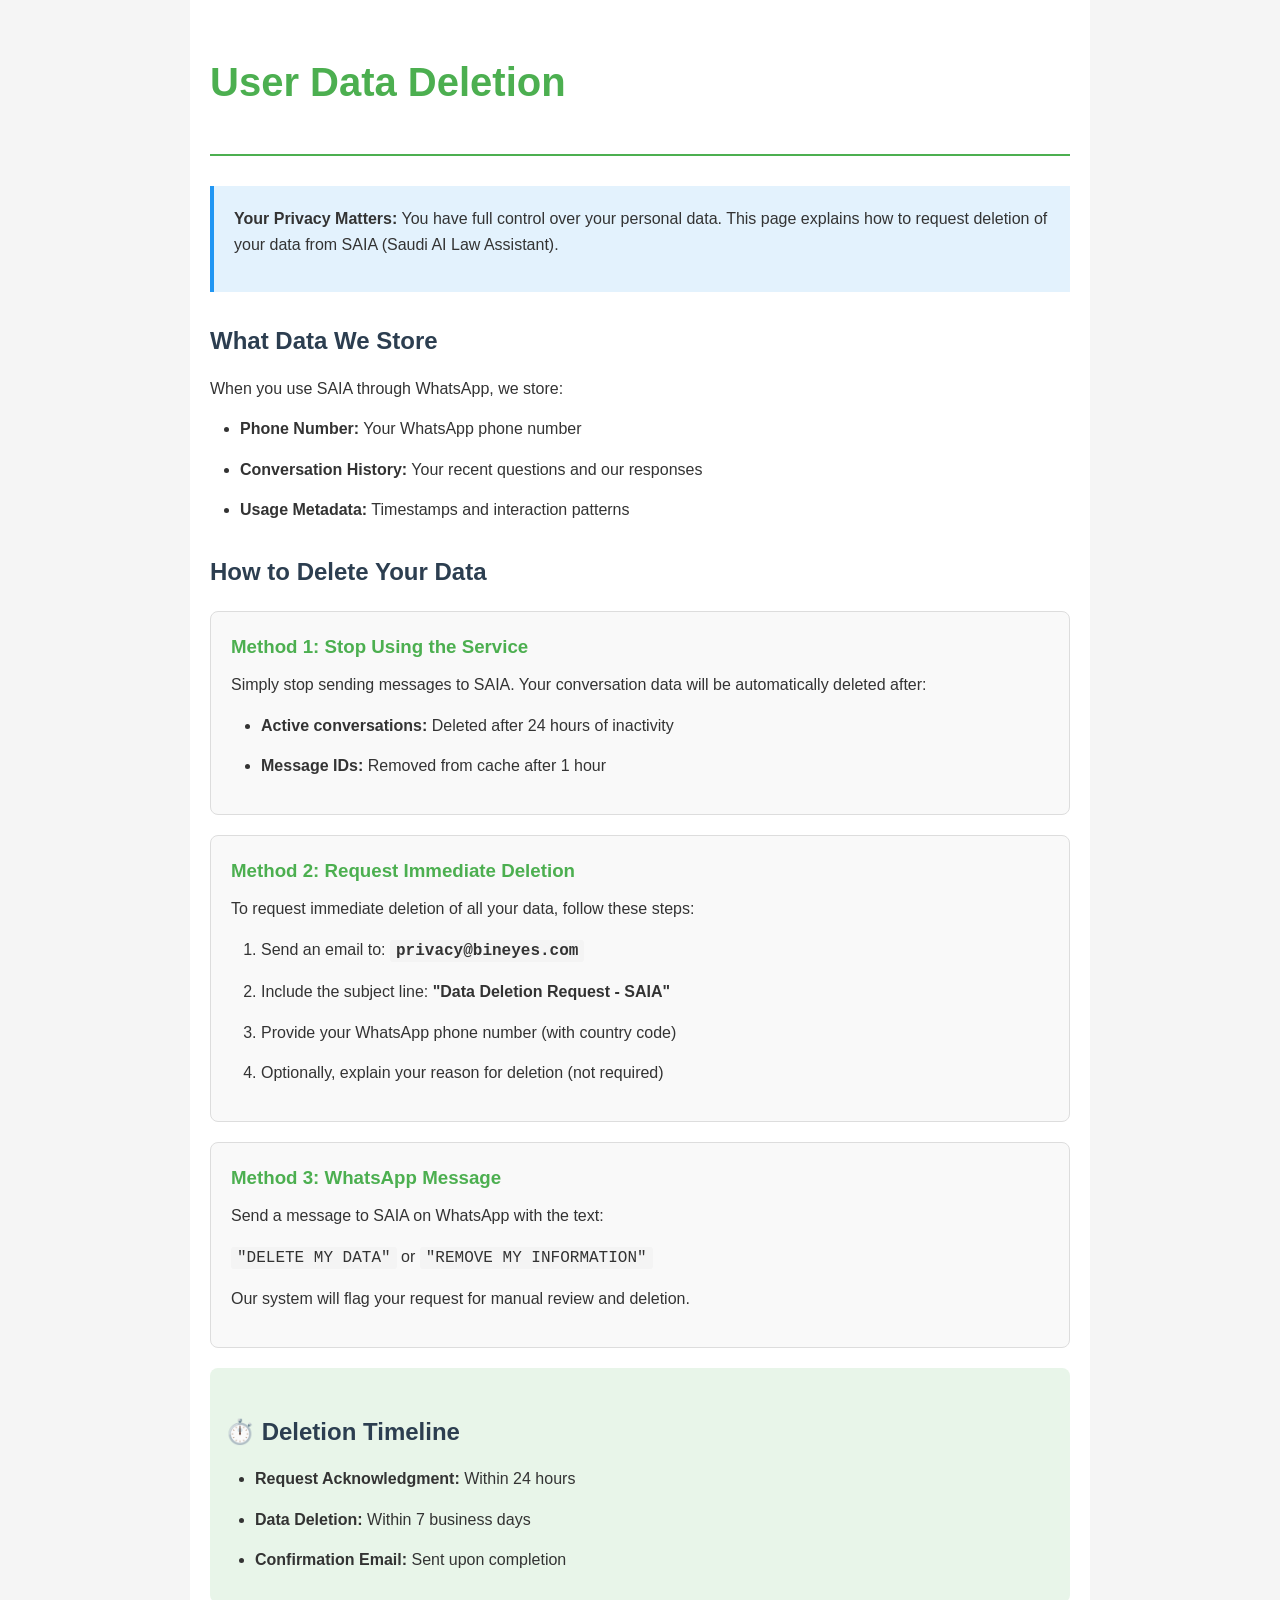
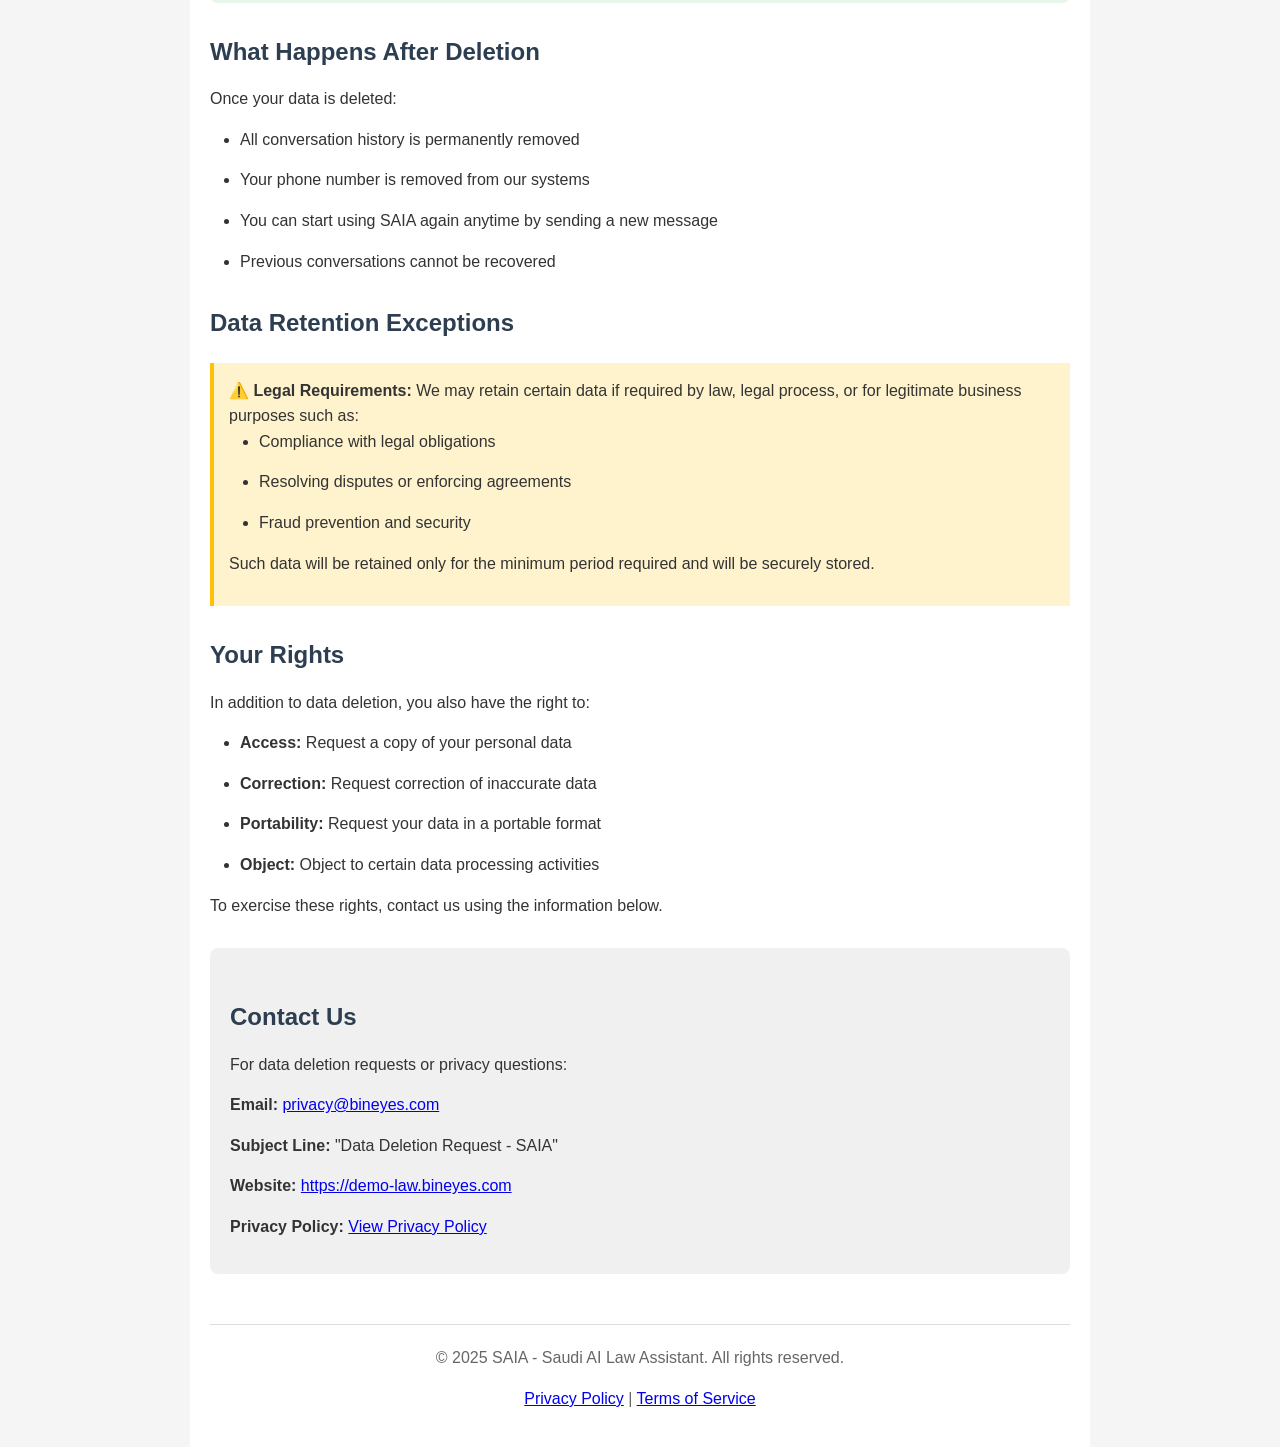
<file: static/deletion.html>
<!DOCTYPE html>
<html lang="en">
<head>
    <meta charset="UTF-8">
    <meta name="viewport" content="width=device-width, initial-scale=1.0">
    <title>User Data Deletion - SAIA</title>
    <style>
        * {
            margin: 0;
            padding: 0;
            box-sizing: border-box;
        }
        body {
            font-family: 'Segoe UI', Tahoma, Geneva, Verdana, sans-serif;
            line-height: 1.6;
            color: #333;
            background: #f5f5f5;
        }
        .container {
            max-width: 900px;
            margin: 0 auto;
            padding: 20px;
            background: white;
            min-height: 100vh;
        }
        header {
            padding: 30px 0;
            border-bottom: 2px solid #4CAF50;
            margin-bottom: 30px;
        }
        h1 {
            color: #4CAF50;
            font-size: 2.5em;
            margin-bottom: 10px;
        }
        .intro {
            background: #e3f2fd;
            padding: 20px;
            border-left: 4px solid #2196F3;
            margin-bottom: 30px;
        }
        h2 {
            color: #2c3e50;
            margin-top: 30px;
            margin-bottom: 15px;
            font-size: 1.5em;
        }
        p, li {
            margin-bottom: 15px;
        }
        ul, ol {
            padding-left: 30px;
        }
        .method {
            background: #f9f9f9;
            padding: 20px;
            border-radius: 8px;
            margin: 20px 0;
            border: 1px solid #ddd;
        }
        .method h3 {
            color: #4CAF50;
            margin-bottom: 10px;
        }
        .warning {
            background: #fff3cd;
            padding: 15px;
            border-left: 4px solid #ffc107;
            margin: 20px 0;
        }
        .contact {
            background: #f0f0f0;
            padding: 20px;
            border-radius: 8px;
            margin-top: 30px;
        }
        .timeline {
            background: #e8f5e9;
            padding: 15px;
            border-radius: 8px;
            margin: 20px 0;
        }
        footer {
            margin-top: 50px;
            padding-top: 20px;
            border-top: 1px solid #ddd;
            text-align: center;
            color: #666;
        }
        code {
            background: #f4f4f4;
            padding: 2px 6px;
            border-radius: 3px;
            font-family: 'Courier New', monospace;
        }
    </style>
</head>
<body>
    <div class="container">
        <header>
            <h1>User Data Deletion</h1>
        </header>

        <div class="intro">
            <p><strong>Your Privacy Matters:</strong> You have full control over your personal data. This page explains how to request deletion of your data from SAIA (Saudi AI Law Assistant).</p>
        </div>

        <section>
            <h2>What Data We Store</h2>
            <p>When you use SAIA through WhatsApp, we store:</p>
            <ul>
                <li><strong>Phone Number:</strong> Your WhatsApp phone number</li>
                <li><strong>Conversation History:</strong> Your recent questions and our responses</li>
                <li><strong>Usage Metadata:</strong> Timestamps and interaction patterns</li>
            </ul>
        </section>

        <section>
            <h2>How to Delete Your Data</h2>
            
            <div class="method">
                <h3>Method 1: Stop Using the Service</h3>
                <p>Simply stop sending messages to SAIA. Your conversation data will be automatically deleted after:</p>
                <ul>
                    <li><strong>Active conversations:</strong> Deleted after 24 hours of inactivity</li>
                    <li><strong>Message IDs:</strong> Removed from cache after 1 hour</li>
                </ul>
            </div>

            <div class="method">
                <h3>Method 2: Request Immediate Deletion</h3>
                <p>To request immediate deletion of all your data, follow these steps:</p>
                <ol>
                    <li>Send an email to: <strong><code>privacy@bineyes.com</code></strong></li>
                    <li>Include the subject line: <strong>"Data Deletion Request - SAIA"</strong></li>
                    <li>Provide your WhatsApp phone number (with country code)</li>
                    <li>Optionally, explain your reason for deletion (not required)</li>
                </ol>
            </div>

            <div class="method">
                <h3>Method 3: WhatsApp Message</h3>
                <p>Send a message to SAIA on WhatsApp with the text:</p>
                <p><code>"DELETE MY DATA"</code> or <code>"REMOVE MY INFORMATION"</code></p>
                <p>Our system will flag your request for manual review and deletion.</p>
            </div>
        </section>

        <section>
            <div class="timeline">
                <h2>⏱️ Deletion Timeline</h2>
                <ul>
                    <li><strong>Request Acknowledgment:</strong> Within 24 hours</li>
                    <li><strong>Data Deletion:</strong> Within 7 business days</li>
                    <li><strong>Confirmation Email:</strong> Sent upon completion</li>
                </ul>
            </div>
        </section>

        <section>
            <h2>What Happens After Deletion</h2>
            <p>Once your data is deleted:</p>
            <ul>
                <li>All conversation history is permanently removed</li>
                <li>Your phone number is removed from our systems</li>
                <li>You can start using SAIA again anytime by sending a new message</li>
                <li>Previous conversations cannot be recovered</li>
            </ul>
        </section>

        <section>
            <h2>Data Retention Exceptions</h2>
            <div class="warning">
                <strong>⚠️ Legal Requirements:</strong> We may retain certain data if required by law, legal process, or for legitimate business purposes such as:
                <ul>
                    <li>Compliance with legal obligations</li>
                    <li>Resolving disputes or enforcing agreements</li>
                    <li>Fraud prevention and security</li>
                </ul>
                <p>Such data will be retained only for the minimum period required and will be securely stored.</p>
            </div>
        </section>

        <section>
            <h2>Your Rights</h2>
            <p>In addition to data deletion, you also have the right to:</p>
            <ul>
                <li><strong>Access:</strong> Request a copy of your personal data</li>
                <li><strong>Correction:</strong> Request correction of inaccurate data</li>
                <li><strong>Portability:</strong> Request your data in a portable format</li>
                <li><strong>Object:</strong> Object to certain data processing activities</li>
            </ul>
            <p>To exercise these rights, contact us using the information below.</p>
        </section>

        <section class="contact">
            <h2>Contact Us</h2>
            <p>For data deletion requests or privacy questions:</p>
            <p><strong>Email:</strong> <a href="mailto:privacy@bineyes.com">privacy@bineyes.com</a></p>
            <p><strong>Subject Line:</strong> "Data Deletion Request - SAIA"</p>
            <p><strong>Website:</strong> <a href="https://demo-law.bineyes.com">https://demo-law.bineyes.com</a></p>
            <p><strong>Privacy Policy:</strong> <a href="/privacy">View Privacy Policy</a></p>
        </section>

        <footer>
            <p>&copy; 2025 SAIA - Saudi AI Law Assistant. All rights reserved.</p>
            <p><a href="/privacy">Privacy Policy</a> | <a href="/terms">Terms of Service</a></p>
        </footer>
    </div>
</body>
</html>
</file>
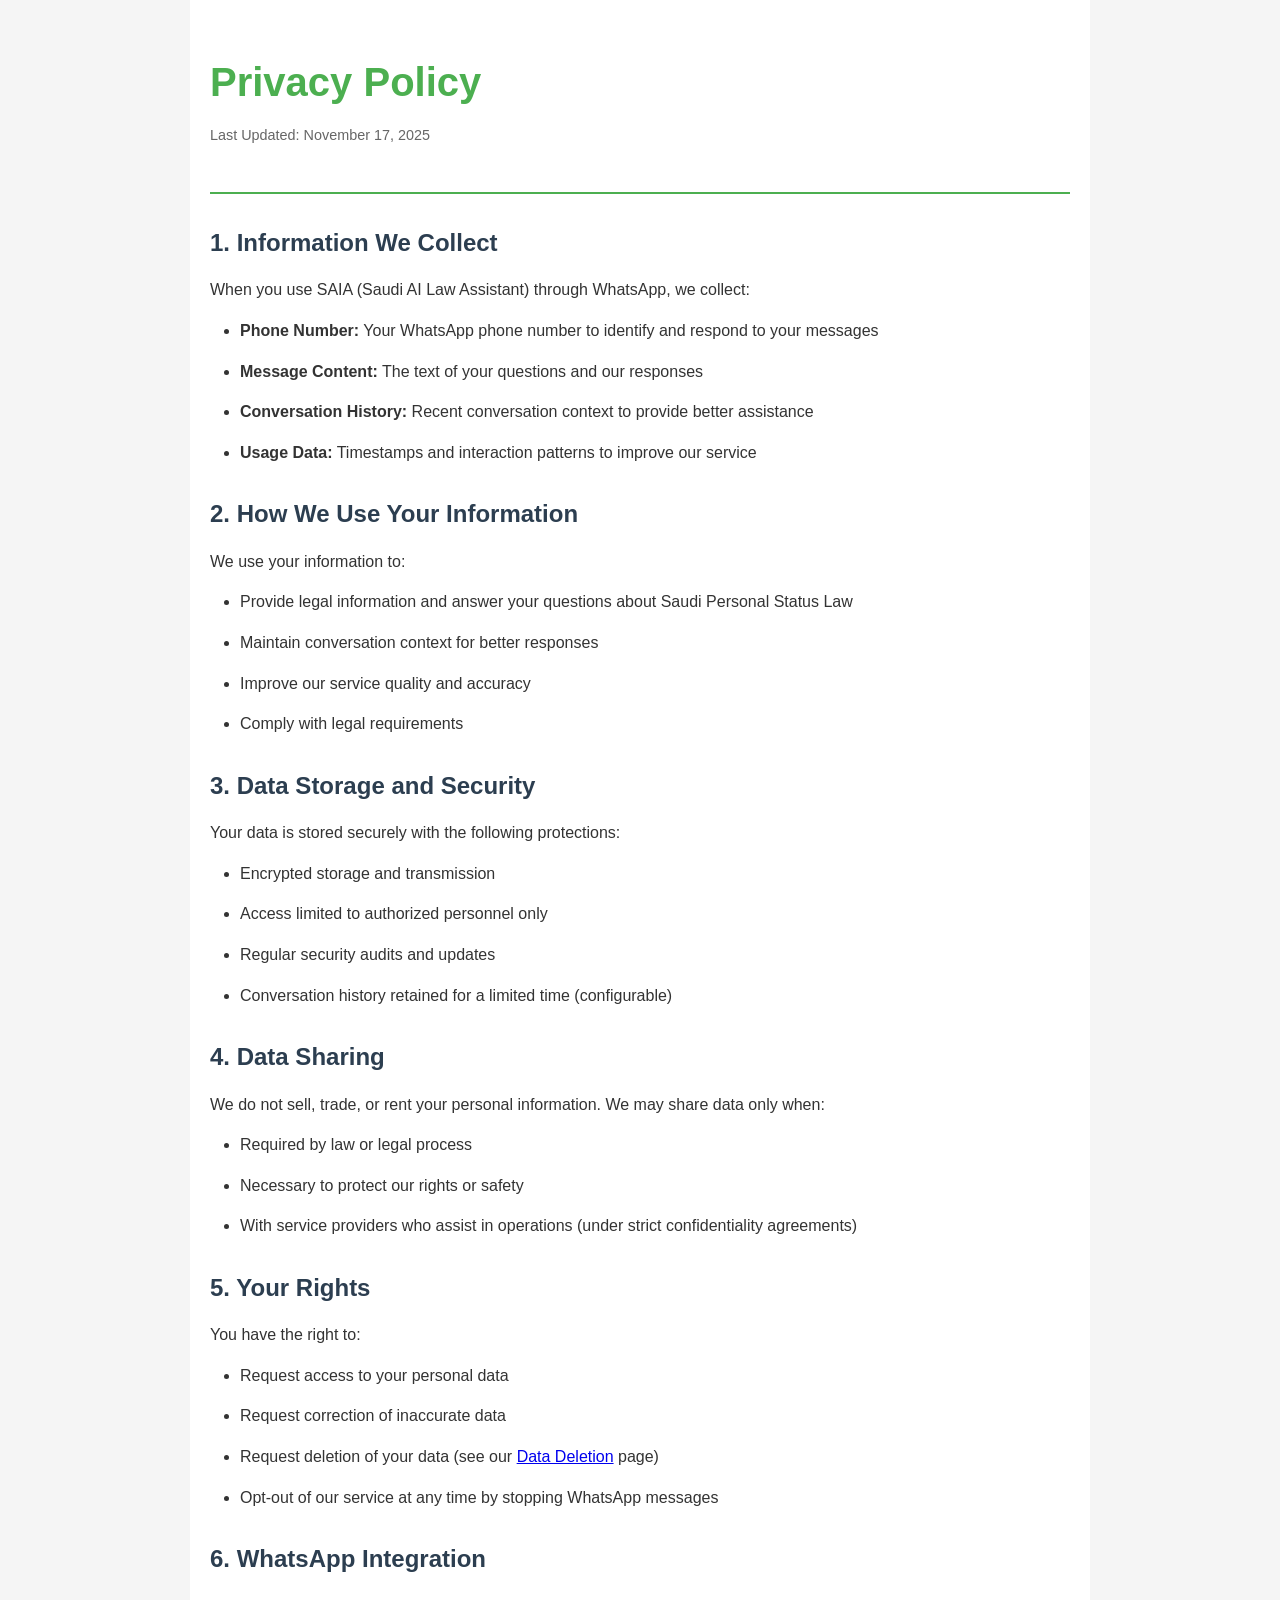
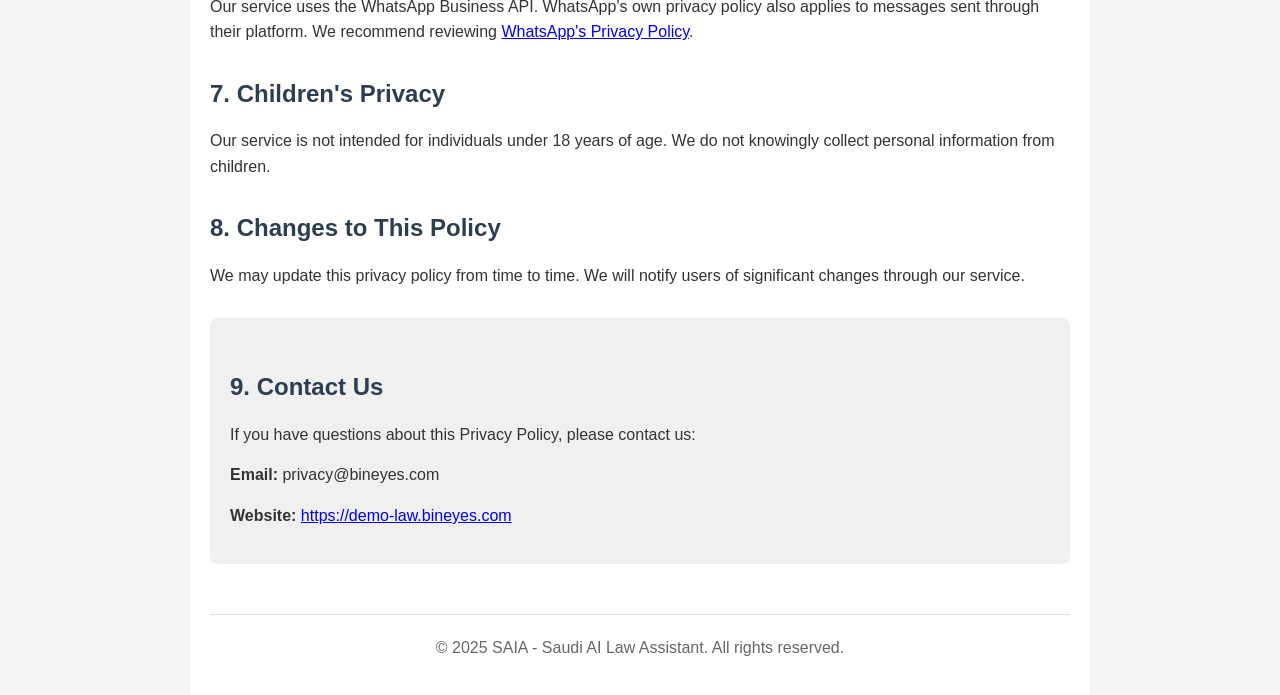
<file: static/privacy.html>
<!DOCTYPE html>
<html lang="en">
<head>
    <meta charset="UTF-8">
    <meta name="viewport" content="width=device-width, initial-scale=1.0">
    <title>Privacy Policy - SAIA</title>
    <style>
        * {
            margin: 0;
            padding: 0;
            box-sizing: border-box;
        }
        body {
            font-family: 'Segoe UI', Tahoma, Geneva, Verdana, sans-serif;
            line-height: 1.6;
            color: #333;
            background: #f5f5f5;
        }
        .container {
            max-width: 900px;
            margin: 0 auto;
            padding: 20px;
            background: white;
            min-height: 100vh;
        }
        header {
            padding: 30px 0;
            border-bottom: 2px solid #4CAF50;
            margin-bottom: 30px;
        }
        h1 {
            color: #4CAF50;
            font-size: 2.5em;
            margin-bottom: 10px;
        }
        .last-updated {
            color: #666;
            font-size: 0.9em;
        }
        h2 {
            color: #2c3e50;
            margin-top: 30px;
            margin-bottom: 15px;
            font-size: 1.5em;
        }
        p, li {
            margin-bottom: 15px;
        }
        ul {
            padding-left: 30px;
        }
        .contact {
            background: #f0f0f0;
            padding: 20px;
            border-radius: 8px;
            margin-top: 30px;
        }
        footer {
            margin-top: 50px;
            padding-top: 20px;
            border-top: 1px solid #ddd;
            text-align: center;
            color: #666;
        }
    </style>
</head>
<body>
    <div class="container">
        <header>
            <h1>Privacy Policy</h1>
            <p class="last-updated">Last Updated: November 17, 2025</p>
        </header>

        <section>
            <h2>1. Information We Collect</h2>
            <p>When you use SAIA (Saudi AI Law Assistant) through WhatsApp, we collect:</p>
            <ul>
                <li><strong>Phone Number:</strong> Your WhatsApp phone number to identify and respond to your messages</li>
                <li><strong>Message Content:</strong> The text of your questions and our responses</li>
                <li><strong>Conversation History:</strong> Recent conversation context to provide better assistance</li>
                <li><strong>Usage Data:</strong> Timestamps and interaction patterns to improve our service</li>
            </ul>
        </section>

        <section>
            <h2>2. How We Use Your Information</h2>
            <p>We use your information to:</p>
            <ul>
                <li>Provide legal information and answer your questions about Saudi Personal Status Law</li>
                <li>Maintain conversation context for better responses</li>
                <li>Improve our service quality and accuracy</li>
                <li>Comply with legal requirements</li>
            </ul>
        </section>

        <section>
            <h2>3. Data Storage and Security</h2>
            <p>Your data is stored securely with the following protections:</p>
            <ul>
                <li>Encrypted storage and transmission</li>
                <li>Access limited to authorized personnel only</li>
                <li>Regular security audits and updates</li>
                <li>Conversation history retained for a limited time (configurable)</li>
            </ul>
        </section>

        <section>
            <h2>4. Data Sharing</h2>
            <p>We do not sell, trade, or rent your personal information. We may share data only when:</p>
            <ul>
                <li>Required by law or legal process</li>
                <li>Necessary to protect our rights or safety</li>
                <li>With service providers who assist in operations (under strict confidentiality agreements)</li>
            </ul>
        </section>

        <section>
            <h2>5. Your Rights</h2>
            <p>You have the right to:</p>
            <ul>
                <li>Request access to your personal data</li>
                <li>Request correction of inaccurate data</li>
                <li>Request deletion of your data (see our <a href="/deletion">Data Deletion</a> page)</li>
                <li>Opt-out of our service at any time by stopping WhatsApp messages</li>
            </ul>
        </section>

        <section>
            <h2>6. WhatsApp Integration</h2>
            <p>Our service uses the WhatsApp Business API. WhatsApp's own privacy policy also applies to messages sent through their platform. We recommend reviewing <a href="https://www.whatsapp.com/legal/privacy-policy" target="_blank">WhatsApp's Privacy Policy</a>.</p>
        </section>

        <section>
            <h2>7. Children's Privacy</h2>
            <p>Our service is not intended for individuals under 18 years of age. We do not knowingly collect personal information from children.</p>
        </section>

        <section>
            <h2>8. Changes to This Policy</h2>
            <p>We may update this privacy policy from time to time. We will notify users of significant changes through our service.</p>
        </section>

        <section class="contact">
            <h2>9. Contact Us</h2>
            <p>If you have questions about this Privacy Policy, please contact us:</p>
            <p><strong>Email:</strong> privacy@bineyes.com</p>
            <p><strong>Website:</strong> <a href="https://demo-law.bineyes.com">https://demo-law.bineyes.com</a></p>
        </section>

        <footer>
            <p>&copy; 2025 SAIA - Saudi AI Law Assistant. All rights reserved.</p>
        </footer>
    </div>
</body>
</html>
</file>
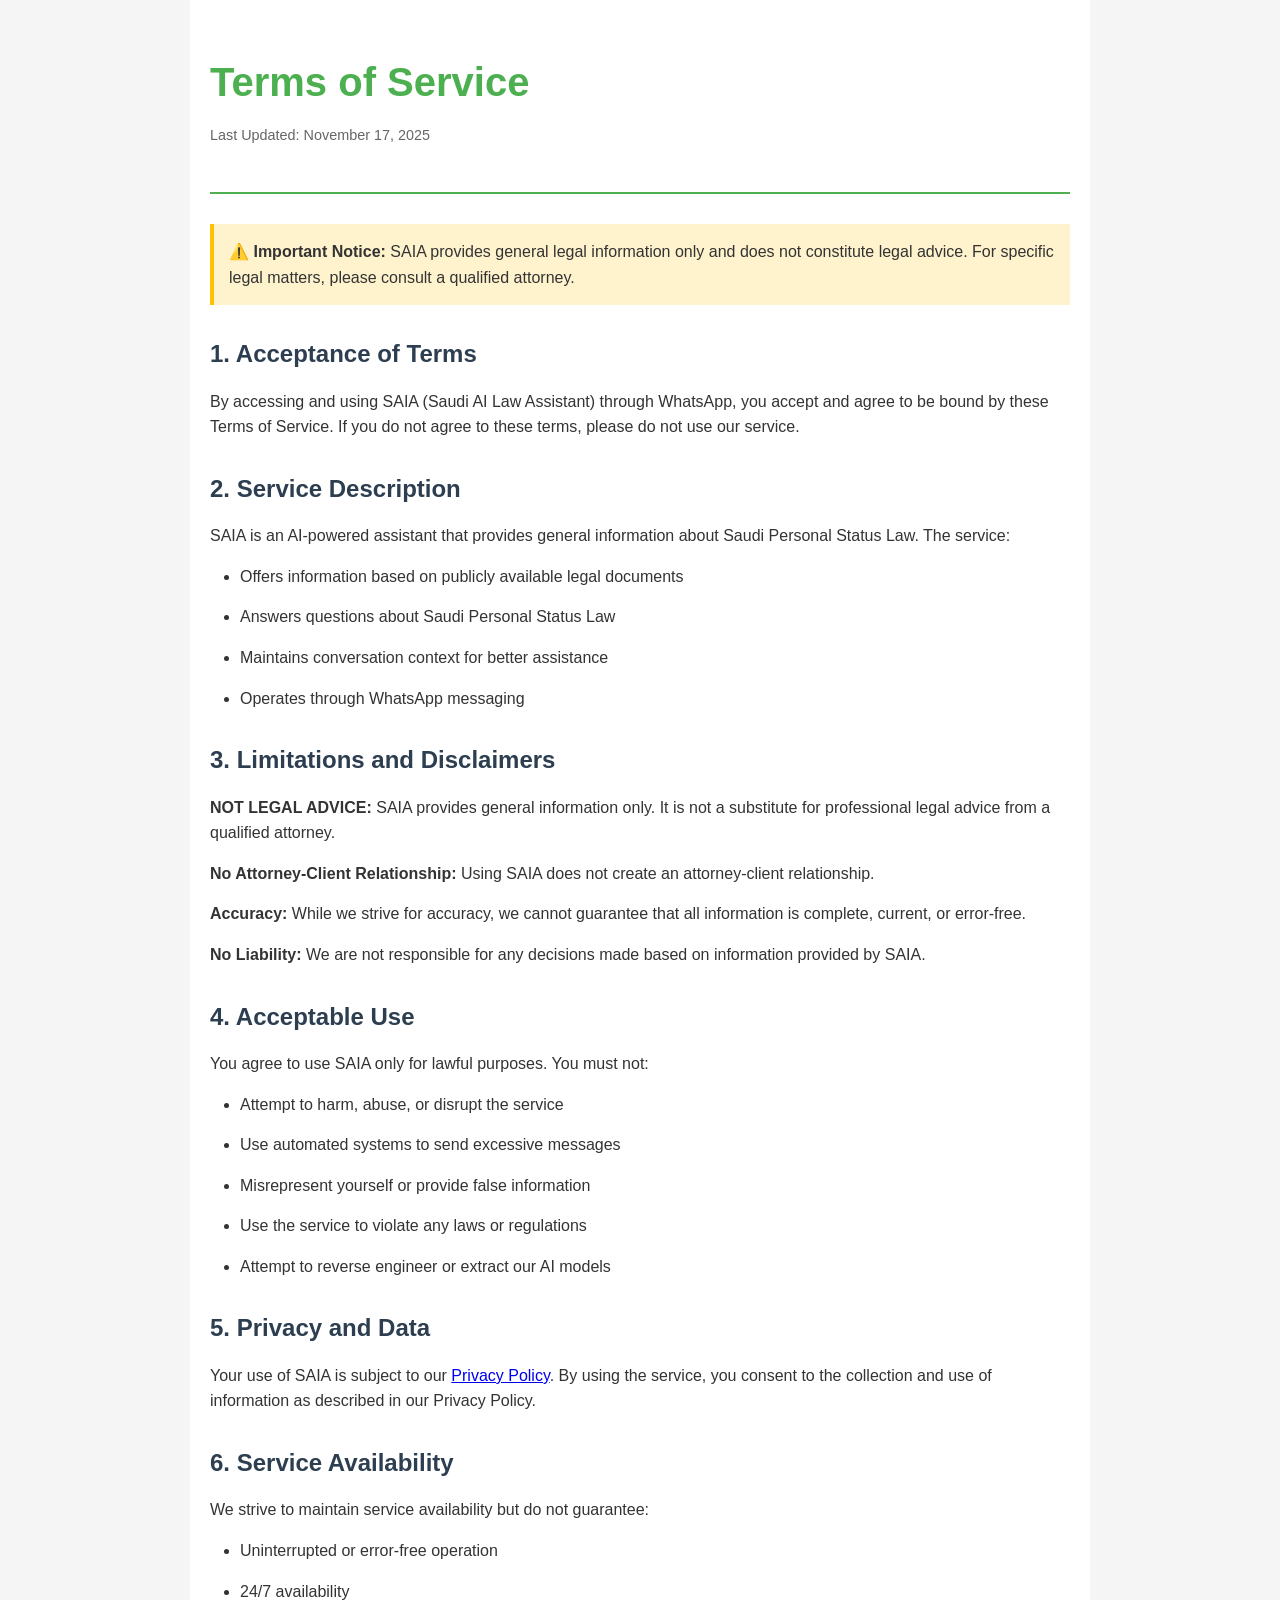
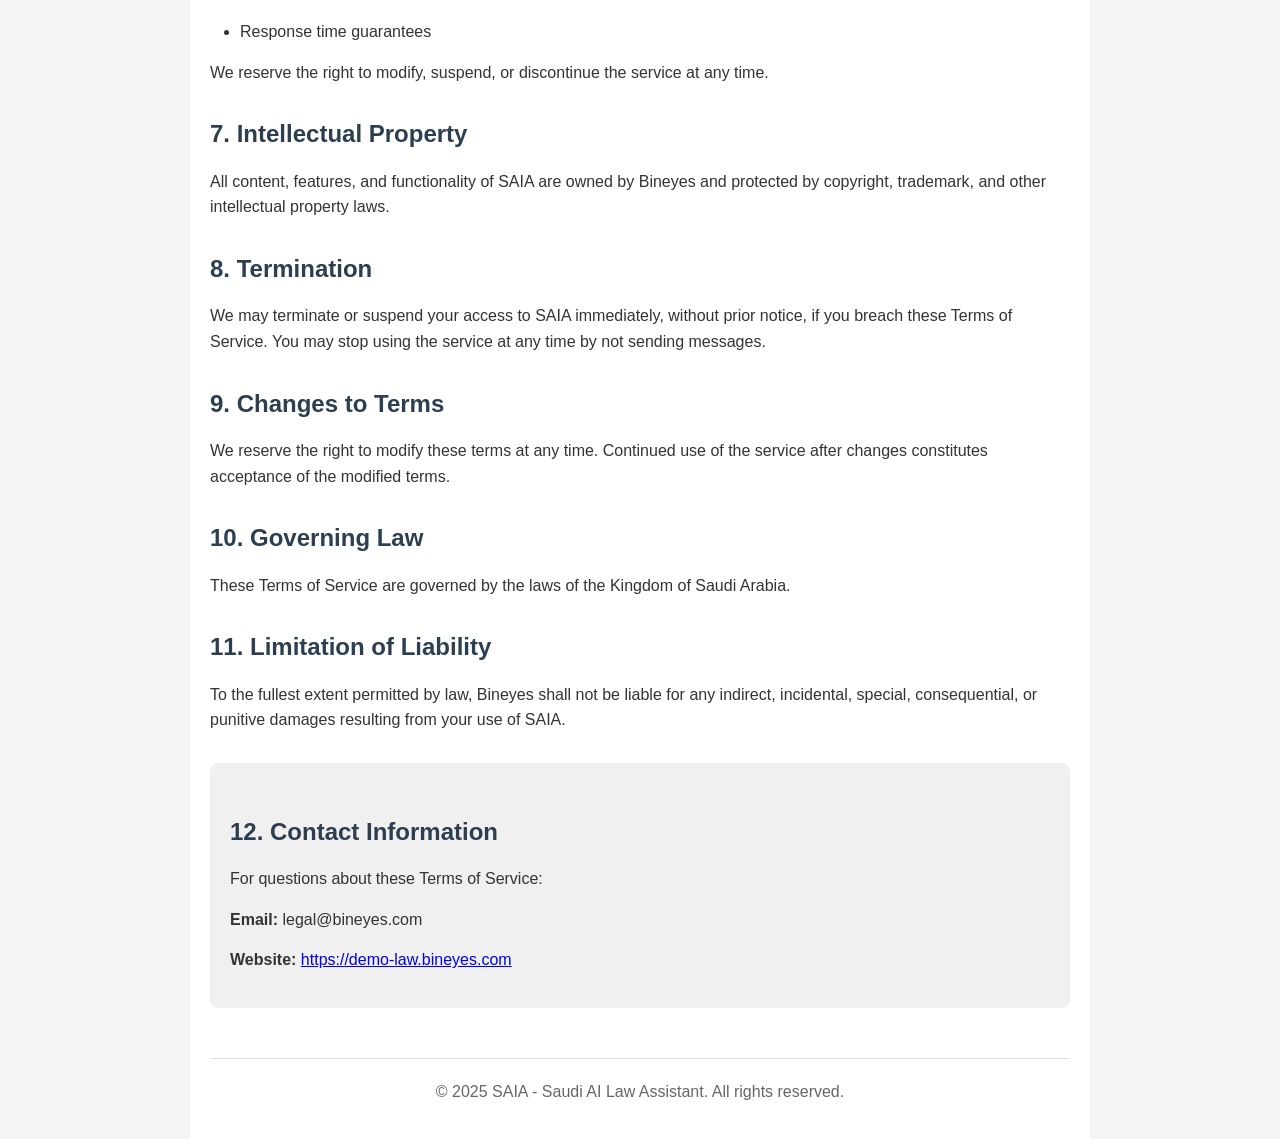
<file: static/terms.html>
<!DOCTYPE html>
<html lang="en">
<head>
    <meta charset="UTF-8">
    <meta name="viewport" content="width=device-width, initial-scale=1.0">
    <title>Terms of Service - SAIA</title>
    <style>
        * {
            margin: 0;
            padding: 0;
            box-sizing: border-box;
        }
        body {
            font-family: 'Segoe UI', Tahoma, Geneva, Verdana, sans-serif;
            line-height: 1.6;
            color: #333;
            background: #f5f5f5;
        }
        .container {
            max-width: 900px;
            margin: 0 auto;
            padding: 20px;
            background: white;
            min-height: 100vh;
        }
        header {
            padding: 30px 0;
            border-bottom: 2px solid #4CAF50;
            margin-bottom: 30px;
        }
        h1 {
            color: #4CAF50;
            font-size: 2.5em;
            margin-bottom: 10px;
        }
        .last-updated {
            color: #666;
            font-size: 0.9em;
        }
        h2 {
            color: #2c3e50;
            margin-top: 30px;
            margin-bottom: 15px;
            font-size: 1.5em;
        }
        p, li {
            margin-bottom: 15px;
        }
        ul {
            padding-left: 30px;
        }
        .important {
            background: #fff3cd;
            padding: 15px;
            border-left: 4px solid #ffc107;
            margin: 20px 0;
        }
        .contact {
            background: #f0f0f0;
            padding: 20px;
            border-radius: 8px;
            margin-top: 30px;
        }
        footer {
            margin-top: 50px;
            padding-top: 20px;
            border-top: 1px solid #ddd;
            text-align: center;
            color: #666;
        }
    </style>
</head>
<body>
    <div class="container">
        <header>
            <h1>Terms of Service</h1>
            <p class="last-updated">Last Updated: November 17, 2025</p>
        </header>

        <div class="important">
            <strong>⚠️ Important Notice:</strong> SAIA provides general legal information only and does not constitute legal advice. For specific legal matters, please consult a qualified attorney.
        </div>

        <section>
            <h2>1. Acceptance of Terms</h2>
            <p>By accessing and using SAIA (Saudi AI Law Assistant) through WhatsApp, you accept and agree to be bound by these Terms of Service. If you do not agree to these terms, please do not use our service.</p>
        </section>

        <section>
            <h2>2. Service Description</h2>
            <p>SAIA is an AI-powered assistant that provides general information about Saudi Personal Status Law. The service:</p>
            <ul>
                <li>Offers information based on publicly available legal documents</li>
                <li>Answers questions about Saudi Personal Status Law</li>
                <li>Maintains conversation context for better assistance</li>
                <li>Operates through WhatsApp messaging</li>
            </ul>
        </section>

        <section>
            <h2>3. Limitations and Disclaimers</h2>
            <p><strong>NOT LEGAL ADVICE:</strong> SAIA provides general information only. It is not a substitute for professional legal advice from a qualified attorney.</p>
            <p><strong>No Attorney-Client Relationship:</strong> Using SAIA does not create an attorney-client relationship.</p>
            <p><strong>Accuracy:</strong> While we strive for accuracy, we cannot guarantee that all information is complete, current, or error-free.</p>
            <p><strong>No Liability:</strong> We are not responsible for any decisions made based on information provided by SAIA.</p>
        </section>

        <section>
            <h2>4. Acceptable Use</h2>
            <p>You agree to use SAIA only for lawful purposes. You must not:</p>
            <ul>
                <li>Attempt to harm, abuse, or disrupt the service</li>
                <li>Use automated systems to send excessive messages</li>
                <li>Misrepresent yourself or provide false information</li>
                <li>Use the service to violate any laws or regulations</li>
                <li>Attempt to reverse engineer or extract our AI models</li>
            </ul>
        </section>

        <section>
            <h2>5. Privacy and Data</h2>
            <p>Your use of SAIA is subject to our <a href="/privacy">Privacy Policy</a>. By using the service, you consent to the collection and use of information as described in our Privacy Policy.</p>
        </section>

        <section>
            <h2>6. Service Availability</h2>
            <p>We strive to maintain service availability but do not guarantee:</p>
            <ul>
                <li>Uninterrupted or error-free operation</li>
                <li>24/7 availability</li>
                <li>Response time guarantees</li>
            </ul>
            <p>We reserve the right to modify, suspend, or discontinue the service at any time.</p>
        </section>

        <section>
            <h2>7. Intellectual Property</h2>
            <p>All content, features, and functionality of SAIA are owned by Bineyes and protected by copyright, trademark, and other intellectual property laws.</p>
        </section>

        <section>
            <h2>8. Termination</h2>
            <p>We may terminate or suspend your access to SAIA immediately, without prior notice, if you breach these Terms of Service. You may stop using the service at any time by not sending messages.</p>
        </section>

        <section>
            <h2>9. Changes to Terms</h2>
            <p>We reserve the right to modify these terms at any time. Continued use of the service after changes constitutes acceptance of the modified terms.</p>
        </section>

        <section>
            <h2>10. Governing Law</h2>
            <p>These Terms of Service are governed by the laws of the Kingdom of Saudi Arabia.</p>
        </section>

        <section>
            <h2>11. Limitation of Liability</h2>
            <p>To the fullest extent permitted by law, Bineyes shall not be liable for any indirect, incidental, special, consequential, or punitive damages resulting from your use of SAIA.</p>
        </section>

        <section class="contact">
            <h2>12. Contact Information</h2>
            <p>For questions about these Terms of Service:</p>
            <p><strong>Email:</strong> legal@bineyes.com</p>
            <p><strong>Website:</strong> <a href="https://demo-law.bineyes.com">https://demo-law.bineyes.com</a></p>
        </section>

        <footer>
            <p>&copy; 2025 SAIA - Saudi AI Law Assistant. All rights reserved.</p>
        </footer>
    </div>
</body>
</html>
</file>
